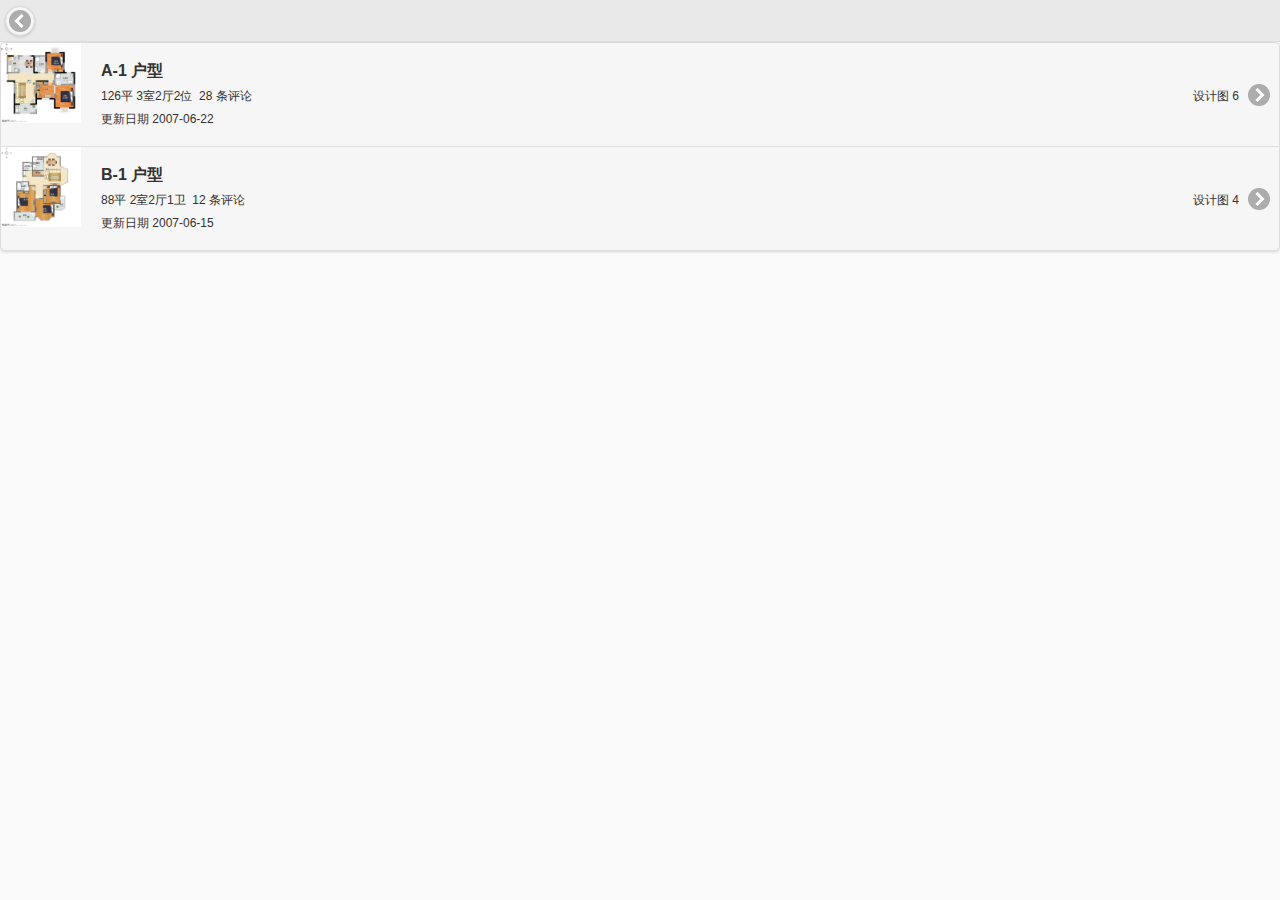
<file: src/main/assets/www/housetype_list/index.html>
<HTML>
<HEAD>
    <meta charset="utf-8">
    <meta name="viewport" content="width=device-width, initial-scale=1">
    <style>
        img{
            width:100px;
            height:100px;

        }

    </style>
    <link rel="stylesheet" href="../../jquery/jquery.mobile-1.4.5.min.css">
    <script src="../../jquery/jquery.min.js"></script>
    <script src="../../jquery/jquery.mobile-1.4.5.min.js"></script>


    <script>
          function goToPlanList(name){
            window.jsutil.toActivity("com.zfy.homevr.HouseTypePlanListActivity",window.webActivity.getParams()+" "+name);
          }

        $(function(){
            $("#title").html(window.webActivity.getParams());

        });
    </script>
</HEAD>
<BODY>

<div data-role="header" data-position="fixed">
    <h1 id="title"> </h1>
    <a href="#demo-intro" _data-rel="back" onclick="window.jsutil.toBack()" data-icon="carat-l" data-iconpos="notext">返回</a>
    <!--
    <a href="#" onclick="window.location.reload()" data-icon="refresh" data-iconpos="notext">Refresh</a>
    -->
</div><!-- /header -->
<ul data-role="listview" data-inset="true" >
    <li><a href="#" onclick="goToPlanList('A-1');"><img src="house_type2.jpg"/><h2>A-1 户型</h2><p>126平 3室2厅2位&nbsp;&nbsp;28 条评论 <span style="float:right;font-size:1em">设计图 6</span></p><p>更新日期 2007-06-22</p></a></li>
    <li><a href="#" onclick="goToPlanList('B-1');" ><img src="house_type1.jpg"/><h2>B-1 户型</h2><p>88平 2室2厅1卫&nbsp;&nbsp;12 条评论 <span style="float:right;font-size:1em">设计图 4</span></p><p>更新日期 2007-06-15</p></a></li>
</ul>
</BODY>

</HTML>
</file>
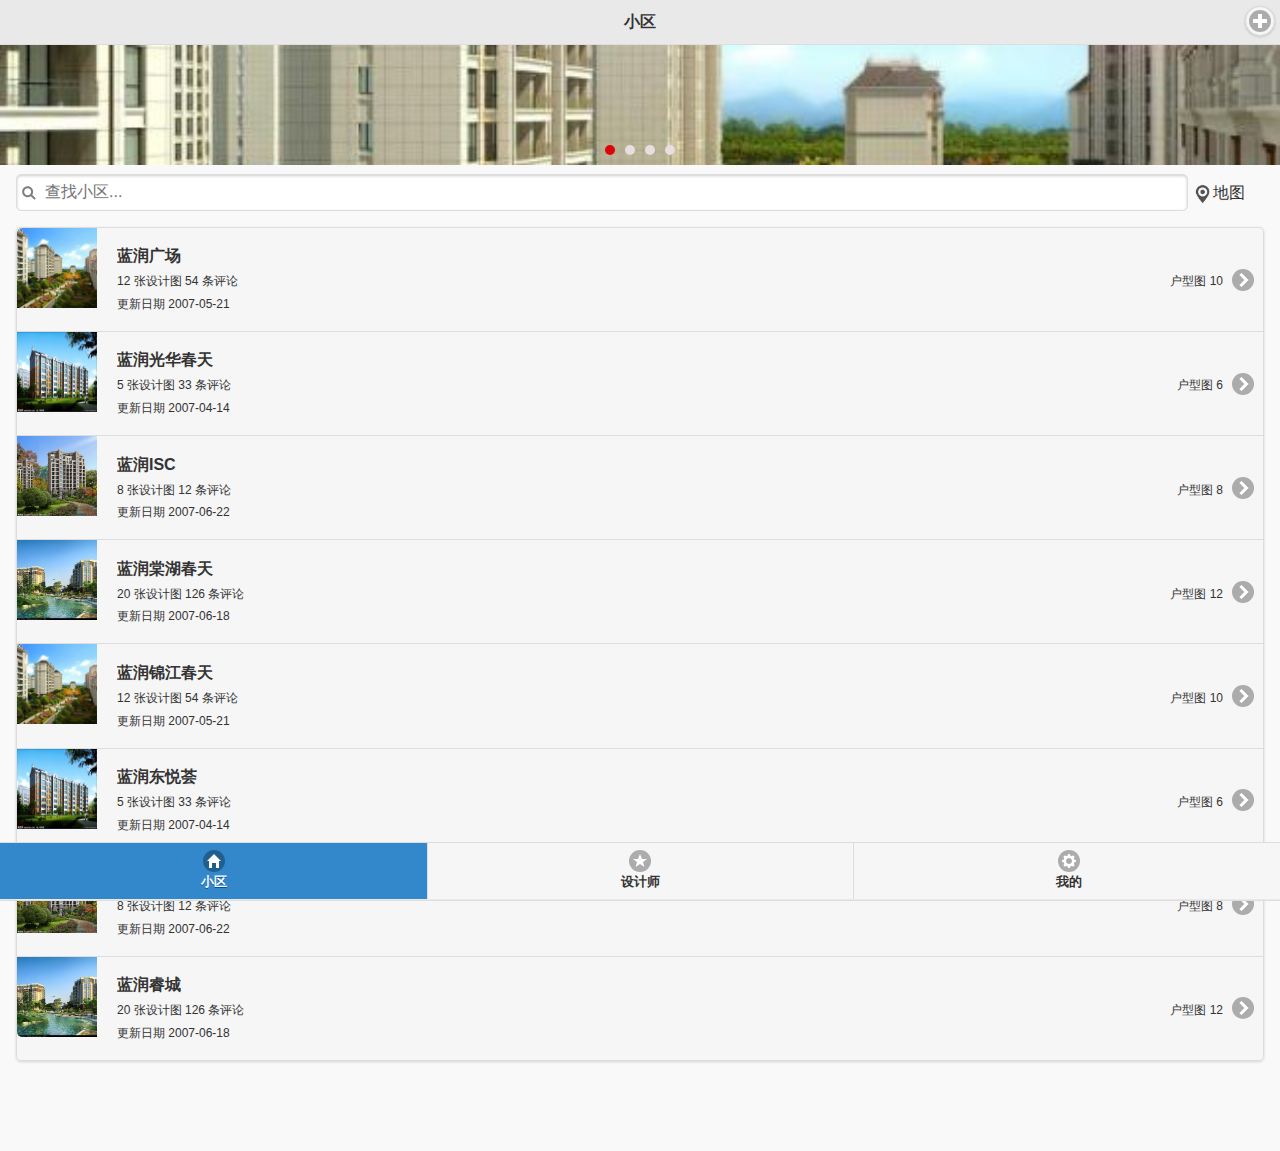
<file: src/main/assets/www/main/index.html>
<HTML>
<HEAD>
    <meta charset="utf-8">
    <meta name="viewport" content="width=device-width, initial-scale=1">
    <link rel="stylesheet" href="../../jquery/jquery.mobile-1.4.5.min.css">

    <script src="../../jquery/jquery.min.js"></script>
    <script src="../../jquery/jquery.mobile-1.4.5.min.js"></script>

    <link href="../../iSlider/iSlider.css" rel="stylesheet">
    <script type="text/javascript" src="../../iSlider/iSlider.js"></script>
    <script type="text/javascript" src="../../iSlider/iSlider.plugin.dot.js"></script>

    <style>
        img{
            width:100px;
            height:100px;
        }
        .islider-dot-wrap {
            position: relative;
            bottom: 25px;
            height:25px;
            width:100%;
            z-index:0;
        }
        .islider-dot{
            background: #e8dede;
            border:0px;
            width:10px;
            height:10px;
        }
        .islider-dot.active {
            background-color: #dc0606;
        }
    </style>

    <script>
        function goToHouseTypeList(name){
          window.jsutil.toActivity("com.zfy.homevr.HouseTypeListActivity",name);
        }
         function goToPlanList(name){
            window.jsutil.toActivity("com.zfy.homevr.PlanListActivity",name);
          }

         $(function(){
            //切换时页面不闪烁
            $("a[data-role=tab]").each(function () {
                var anchor = $(this);
                anchor.bind("click", function () {
                    $.mobile.changePage(anchor.attr("href"), {
                        transition: "none",
                        changeHash: false
                    });
                    return false;
                });
            });
            $("div[data-role=page]").bind("pagebeforeshow", function (e, data) {
                $.mobile.silentScroll(0);
                $.mobile.changePage.defaults.transition = 'slide';
            });

            var winHeight= $(window).height();
            $(window).resize(function(){
                    var thisHeight=$(this).height();
                    if(winHeight == thisHeight ){
                        $("#page1Filter").blur();
                        $("#page2Filter").blur();
                    }
                });
             var list = [
                {content: 'community1.jpg'},
                {content: 'community2.jpg'},
                {content: 'community3.jpg'},
                {content: 'community4.jpg'}
            ];

            var S = new iSlider({
                dom: document.getElementById('iSlider-wrapper'),
                data: list,
                isAutoplay: 1,
                isLooping: 1,
                isOverspread: 1,
                animateTime: 800, // ms
                plugins: ['dot']
            });
          });
     </script>
</HEAD>
<BODY>


<div data-role="page" id="page1">
    <div data-role="header" data-position="fixed" data-tap-toggle="false">
        <h1>小区</h1>
        <a style="display:none;"></a>

        <a  href="#page1PopupMenu"  data-rel="popup" data-icon="plus" data-iconpos="notext"></a>
        <div data-role="popup" id="page1PopupMenu" data-history="false" style="top:13px;min-width:130px;">
            <div style="display:flex;margin:15px;" onclick="window.jsutil.toActivity('com.zfy.homevr.MipcaActivityCapture',null);">
                <img src="scan.png" style="width:20px;height:20px;margin-right:15px;"><span>扫一扫</span>
            </div>
            <div style="display:flex;margin:15px;" onclick="window.jsutil.toActivity('com.zfy.homevr.ReleaseTaskActivity',null);">
                <img src="release.png" style="width:20px;height:20px;margin-right:15px;"><span>发布任务</span>
            </div>
        </div>
    </div>
    <div data-role="none" style="margin-bottom:-40px;">
        <div data-role="none" id="iSlider-wrapper" style="height:120px;"></div>
    </div>
    <div data-role="content" >
        <div style="display:flex;height:45px;">
            <div style="width:100%">
                <input id="page1Filter" data-type="search" placeholder="查找小区...">
            </div>
            <div onclick="jsutil.toActivity('com.zfy.homevr.MapActivity',null)" style="display:flex;align-items: center;width:70px;height:45px;margin:5px;" data-role="none">
                <img src="map.png" style="width:20px;height:20px;"><p>地图</p>
            </div>
        </div>
        <ul data-role="listview" data-inset="true" data-filter="true" data-input="#page1Filter" >
            <li><a href="#" onclick="goToHouseTypeList('蓝润广场');"><img src="community1.jpg"/><h2>蓝润广场</h2><p>12 张设计图 54 条评论 <span style="float:right;font-size:1em">户型图 10</span></p><p>更新日期 2007-05-21</p></a></li>
            <li><a href="#" onclick="goToHouseTypeList('蓝润光华春天');"><img src="community2.jpg"/><h2>蓝润光华春天</h2><p>5 张设计图 33 条评论 <span style="float:right;font-size:1em">户型图 6</span></p><p>更新日期 2007-04-14</p></a></li>
            <li><a href="#" onclick="goToHouseTypeList('蓝润ISC');"><img src="community3.jpg"/><h2>蓝润ISC</h2><p>8 张设计图 12 条评论 <span style="float:right;font-size:1em">户型图 8</span></p><p>更新日期 2007-06-22</p></a></li>
            <li><a href="#" onclick="goToHouseTypeList('蓝润棠湖春天');"><img src="community4.jpg"/><h2>蓝润棠湖春天</h2><p>20 张设计图 126 条评论 <span style="float:right;font-size:1em">户型图 12</span></p><p>更新日期 2007-06-18</p></a></li>

            <li><a href="#" onclick="goToHouseTypeList('蓝润锦江春天');"><img src="community1.jpg"/><h2>蓝润锦江春天</h2><p>12 张设计图 54 条评论 <span style="float:right;font-size:1em">户型图 10</span></p><p>更新日期 2007-05-21</p></a></li>
            <li><a href="#" onclick="goToHouseTypeList('蓝润东悦荟');"><img src="community2.jpg"/><h2>蓝润东悦荟</h2><p>5 张设计图 33 条评论 <span style="float:right;font-size:1em">户型图 6</span></p><p>更新日期 2007-04-14</p></a></li>
            <li><a href="#" onclick="goToHouseTypeList('蓝润蓝客城');"><img src="community3.jpg"/><h2>蓝润蓝客城</h2><p>8 张设计图 12 条评论 <span style="float:right;font-size:1em">户型图 8</span></p><p>更新日期 2007-06-22</p></a></li>
            <li><a href="#" onclick="goToHouseTypeList('蓝润睿城');"><img src="community4.jpg"/><h2>蓝润睿城</h2><p>20 张设计图 126 条评论 <span style="float:right;font-size:1em">户型图 12</span></p><p>更新日期 2007-06-18</p></a></li>

        </ul>
    </div>
    <div data-role="footer" data-position="fixed"  data-tap-toggle="false">
        <div data-role="navbar">
            <ul>
                <li><a href="#page1" data-icon="home" data-role="tab" class="ui-btn-active ui-state-persist">小区</a></li>
                <li><a href="#page2" data-icon="star" data-role="tab" >设计师</a></li>
                <li><a href="#page3" data-icon="gear" data-role="tab" >我的</a></li>
            </ul>
        </div>
    </div>
</div>


<div data-role="page" id="page2">
    <div data-role="header" data-position="fixed" data-tap-toggle="false">
        <h1>设计师</h1>
        <a style="display:none;"></a>

        <a  href="#page2PopupMenu"  data-rel="popup" data-icon="plus" data-iconpos="notext" class="a1"></a>
        <div data-role="popup" id="page2PopupMenu" data-history="false" style="top:13px;min-width:130px;">
            <div style="display:flex;margin:15px;" onclick="window.jsutil.toActivity('com.zfy.homevr.MipcaActivityCapture',null);">
                <img src="scan.png" style="width:20px;height:20px;margin-right:15px;"><span>扫一扫</span>
            </div>
            <div style="display:flex;margin:15px;" onclick="window.jsutil.toActivity('com.zfy.homevr.ReleaseTaskActivity',null);">
                <img src="release.png" style="width:20px;height:20px;margin-right:15px;"><span>发布任务</span>
            </div>
        </div>
    </div>
    <div data-role="content">
        <input id="page2Filter" data-type="search" placeholder="查找设计师...">
        <ul data-role="listview" data-inset="true" data-filter="true" data-input="#page2Filter" data-filter-placeholder="查找设计师...">
            <li><a href="#" onclick="goToPlanList('张三');"><img src="designer1.jpg"/><h2>张三</h2><p>★★★☆☆ 54 条评论 <span style="float:right;font-size:1em">设计图 10</span></p><p>更新日期 2007-05-21</p></a></li>
            <li><a href="#" onclick="goToPlanList('李四');"><img src="designer2.jpg"/><h2>李四</h2><p>★★☆☆☆ 33 条评论 <span style="float:right;font-size:1em">设计图 6</span></p><p>更新日期 2007-04-14</p></a></li>
            <li><a href="#" onclick="goToPlanList('王五');"><img src="designer3.jpg"/><h2>王五</h2><p>★★★★★ 12 条评论 <span style="float:right;font-size:1em">设计图 8</span></p><p>更新日期 2007-06-22</p></a></li>
            <li><a href="#" onclick="goToPlanList('赵六');"><img src="designer1.jpg"/><h2>赵六</h2><p>★★★☆☆ 126 条评论 <span style="float:right;font-size:1em">设计图 12</span></p><p>更新日期 2007-06-18</p></a></li>
        </ul>
    </div>
    <div data-role="footer" data-position="fixed" data-tap-toggle="false">
        <div data-role="navbar">
            <ul>
                <li><a href="#page1"  data-role="tab" data-icon="home">小区</a></li>
                <li><a href="#page2"  data-role="tab" data-icon="star"  class="ui-btn-active ui-state-persist">设计师</a></li>
                <li><a href="#page3"  data-role="tab" data-icon="gear">我的</a></li>
            </ul>
        </div>
    </div>
</div>

<div data-role="page" id="page3">
    <div data-role="header" data-position="fixed" data-tap-toggle="false">
        <h1>我的</h1>
        <a style="display:none;"></a>
        <a  href="#page3PopupMenu" data-rel="popup"   data-icon="plus" data-iconpos="notext"></a>
        <div data-role="popup" id="page3PopupMenu" data-history="false" style="top:13px;min-width:130px;">
            <div style="display:flex;margin:15px;" onclick="window.jsutil.toActivity('com.zfy.homevr.MipcaActivityCapture',null);">
                <img src="scan.png" style="width:20px;height:20px;margin-right:15px;"><span>扫一扫</span>
            </div>
            <div style="display:flex;margin:15px;" onclick="window.jsutil.toActivity('com.zfy.homevr.ReleaseTaskActivity',null);">
                <img src="release.png" style="width:20px;height:20px;margin-right:15px;"><span>发布任务</span>
            </div>
        </div>
    </div>
    <div>
        <div style="background:rgb(233,233,233);margin-top:10px;padding:10px;display:flex;">
            <img src="designer3.jpg" style="width:70px;height:70px;"/>
            <div style="padding:10px;">
                <p style="margin-bottom:4px;margin-top:0px;font-size:20px;">蒙娜丽莎</p>
                <span >15182000797</span>
            </div>
            <div style="width:100%;height:70px;">
                <img src="right.png" style="width:25px;height:25px;float:right;margin-top:22.5px;"/>
            </div>
        </div>

        <div style="background:rgb(233,233,233);margin-top:10px;padding-left:10px;">
            <div style="display:flex;height:40px;align-items:center;border-bottom:1px solid #fff;">
                <img src="my_money.png" style="width:20px;height:20px;" >
                <p style="margin:5px;margin-left:10px;">钱包</p>
            </div>
            <div style="display:flex;height:40px;align-items:center;border-bottom:1px solid #fff;">
                <img src="../plan/collect.png" style="width:20px;height:20px;" >
                <p style="margin:5px;margin-left:10px;">收藏</p>
            </div>
            <div style="display:flex;height:40px;align-items:center;border-bottom:1px solid #fff;">
                <img src="my_sign.png" style="width:20px;height:20px;" >
                <p style="margin:5px;margin-left:10px;">签到</p>
            </div>
            <div style="display:flex;height:40px;align-items:center;border-bottom:1px solid #fff;">
                <img src="my_share.png" style="width:20px;height:20px;" >
                <p style="margin:5px;margin-left:10px;">分享</p>
            </div>
            <div style="display:flex;height:40px;align-items:center;">
                <img src="my_see.png" style="width:20px;height:20px;" >
                <p style="margin:5px;margin-left:10px;">查看任务</p>
            </div>
        </div>

        <div style="background:rgb(233,233,233);margin-top:10px;padding-left:10px;">
            <div style="display:flex;height:40px;align-items:center;border-bottom:1px solid #fff;">
                <img src="my_set.png" style="width:20px;height:20px;" >
                <p style="margin:5px;margin-left:10px;">设置</p>
            </div>
            <div style="display:flex;height:40px;align-items:center;">
                <img src="my_switch.png" style="width:20px;height:20px;" >
                <p style="margin:5px;margin-left:10px;">切换身份</p>
            </div>
        </div>
    </div>
    <div data-role="footer" data-position="fixed" data-tap-toggle="false">
        <div data-role="navbar">
            <ul>
                <li><a href="#page1" data-role="tab" data-icon="home">小区</a></li>
                <li><a href="#page2" data-role="tab" data-icon="star" >设计师</a></li>
                <li><a href="#page3" data-role="tab" data-icon="gear"  class="ui-btn-active ui-state-persist">我的</a></li>
            </ul>
        </div>
    </div>
</div>



</BODY>

</HTML>
</file>
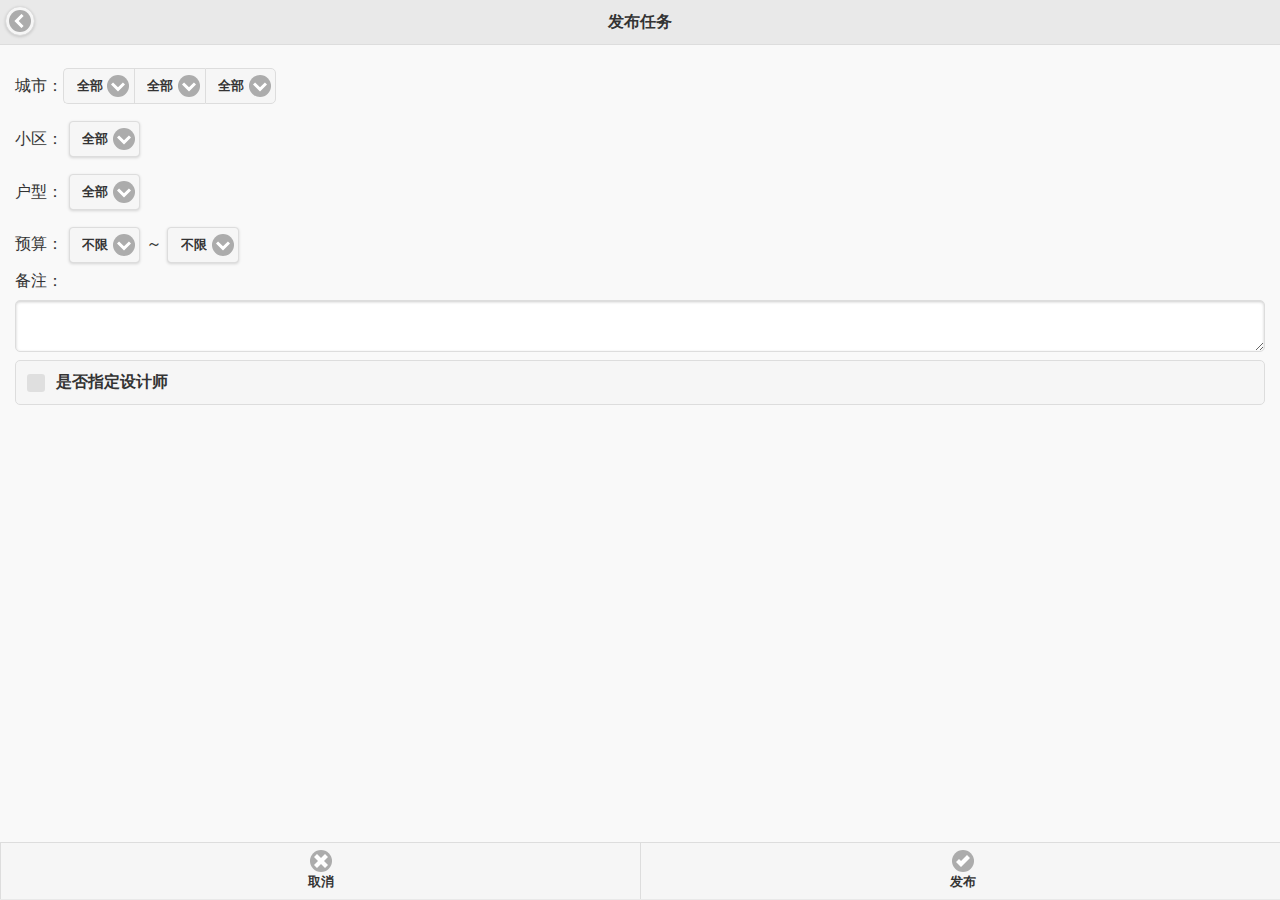
<file: src/main/assets/www/task/index.html>
<HTML>
<HEAD>
    <meta charset="utf-8">
    <meta name="viewport" content="width=device-width, initial-scale=1">

    <link rel="stylesheet" href="../../jquery/jquery.mobile-1.4.5.min.css">
    <script src="../../jquery/jquery.min.js"></script>
    <script src="../../jquery/jquery.mobile-1.4.5.min.js"></script>

    <script>
        $(function(){
            $("#sjs").change(function(){
                if($("#sjs").prop('checked')){
                    $("#designer").show();
                }else{
                    $("#designer").hide();
                }
            });

        });
        function releaseTask(){
            var city1 = $("#city1").val();
            var city2 = $("#city2").val();
            var community = $("#community").val();
            var house = $("#house").val();
            var all="all";
            if(city1==all || city2==all || community==all || house==all){
                window.jsutil.showToast("请填写完信息");
            }else{
                window.jsutil.showToast("发布成功");
                window.jsutil.toBack();
            }
        }
    </script>
</HEAD>
<BODY>
    <div>
        <div data-role="header" data-position="fixed">
            <h1>发布任务</h1>
            <a  data-rel="back" onclick="window.jsutil.toBack()" data-icon="carat-l" data-iconpos="notext"></a>
        </div>

        <div style="padding:15px;">
            <div style="display:flex;" >
            <p >城市：</p>
            <fieldset data-role="controlgroup" data-type="horizontal">
                <select id="city1" data-mini="true">
                    <option value="all">全部</option>
                    <option value="sc">四川省</option>
                    <option value="gd">广东省</option>
                    <option value="zx">直辖市</option>
                </select>
                <select id="city2" data-mini="true">
                    <option value="all">全部</option>
                    <option value="cd">成都</option>
                    <option value="bj">北京</option>
                    <option value="gd">广东</option>
                </select>
                <select id="city3" data-mini="true">
                    <option>全部</option>
                    <option>大邑县</option>
                    <option>岳池县</option>
                    <option>双流县</option>
                </select>
            </fieldset>
        </div>
            <div style="display:flex;align-items:center;" >
                <p >小区：</p>
                <select id="community" data-mini="true">
                    <option value="all">全部</option>
                    <option>蓝润锦城</option>
                    <option>蓝润ISC</option>
                    <option>祥城家园</option>
                </select>
            </div>
            <div style="display:flex;align-items:center;" >
                <p>户型：</p>
                <select  id="house" data-mini="true">
                    <option value="all">全部</option>
                    <option>A1楼中楼</option>
                    <option>A2差层</option>
                    <option>B1大平方</option>
                    <option>B1小平方</option>
                </select>
            </div>
            <div style="display:flex;align-items:center;" >
                <p >预算：</p>
                <select  data-mini="true">
                        <option>不限</option>
                        <option>3万</option>
                        <option>5万</option>
                        <option>10万</option>
                        <option>20万</option>
                    </select>
                    <p>～</p>
                    <select  data-mini="true">
                        <option>不限</option>
                        <option>8万</option>
                        <option>20万</option>
                        <option>30万</option>
                        <option>50万</option>
                    </select>
            </div>
            <div>
                <span>备注：</span>
                <textarea></textarea>
            </div>

            <div>
                <label for="sjs">是否指定设计师</label>
                <input type="checkbox" name="favcolor" id="sjs" value="red">
            </div>


            <div data-role="fieldcontain" style="display:none;" id="designer">
                <label for="select-choice-1" class="select">设计师:</label>
                <select name="select-choice-1" id="select-choice-1">
                    <option value="standard">张三</option>
                    <option value="rush">李四</option>
                    <option value="express">王五</option>
                    <option value="overnight">赵六</option>
                </select>
            </div>
        </div>
    </div>
    <div data-role="footer" data-position="fixed" data-tap-toggle="false">
        <div data-role="navbar">
            <ul>
                <li><a onclick="window.jsutil.toBack();" data-role="tab" data-icon="delete" >取消</a></li>
                <li><a onclick="releaseTask();" data-role="tab" data-icon="check"  >发布</a></li>
            </ul>
        </div>
    </div>
</BODY>
</HTML>
</file>
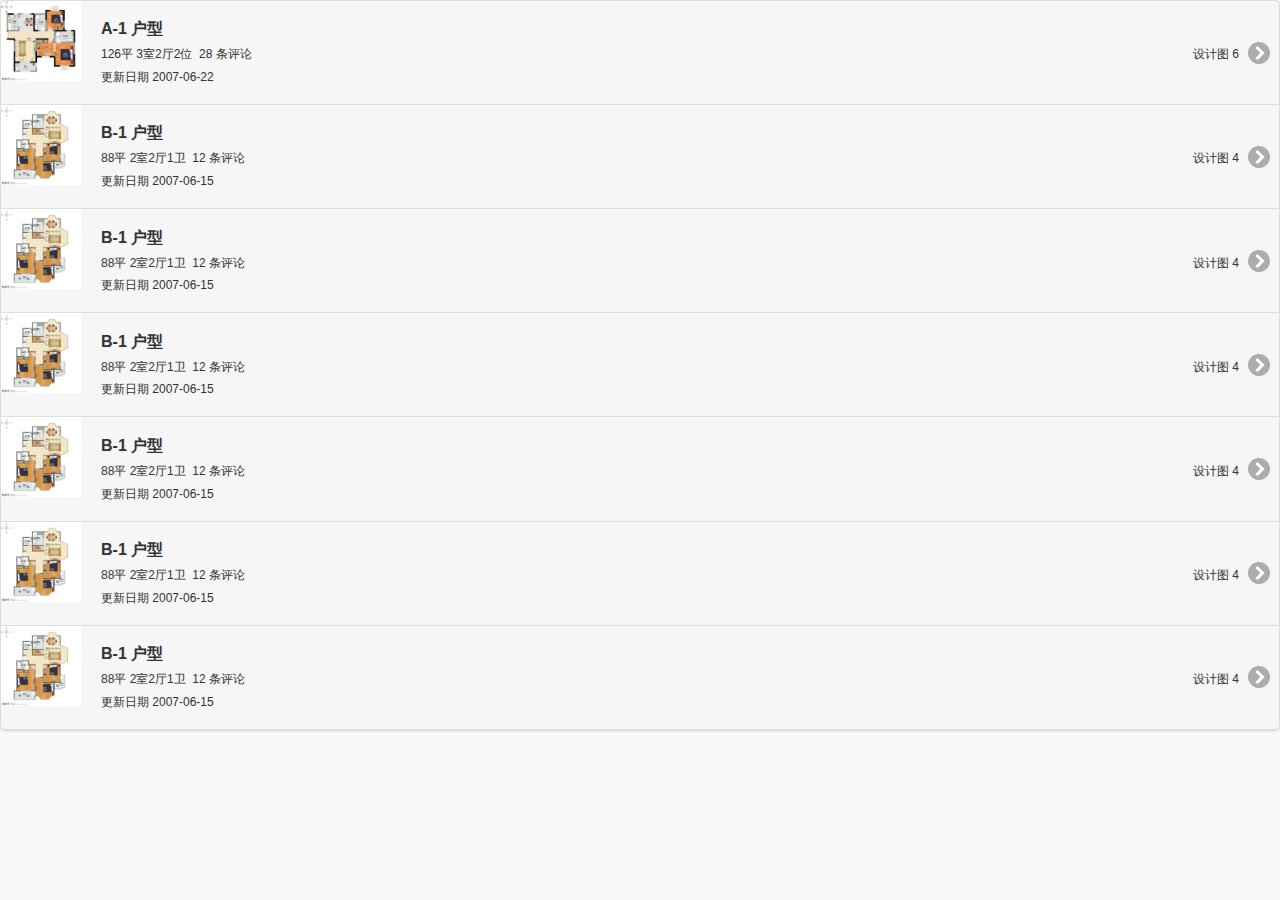
<file: src/main/assets/www/housetype_list/housetype_map.html>
<HTML>
<HEAD>
    <meta charset="utf-8">
    <meta name="viewport" content="width=device-width, initial-scale=1">
    <style>
        img{
            width:100px;
            height:100px;

        }

    </style>
    <link rel="stylesheet" href="../../jquery/jquery.mobile-1.4.5.min.css">
    <script src="../../jquery/jquery.min.js"></script>
    <script src="../../jquery/jquery.mobile-1.4.5.min.js"></script>


    <script>
          function goToPlanList(name){
            window.jsutil.toActivity("com.zfy.homevr.HouseTypePlanListActivity",window.mapActivity.getMarkerTitle()+name);
          }
    </script>
</HEAD>
<BODY>
<ul data-role="listview" data-inset="true" >
    <li><a href="#" onclick="goToPlanList('A-1');"><img src="house_type2.jpg"/><h2>A-1 户型</h2><p>126平 3室2厅2位&nbsp;&nbsp;28 条评论 <span style="float:right;font-size:1em">设计图 6</span></p><p>更新日期 2007-06-22</p></a></li>
    <li><a href="#" onclick="goToPlanList('B-1');" ><img src="house_type1.jpg"/><h2>B-1 户型</h2><p>88平 2室2厅1卫&nbsp;&nbsp;12 条评论 <span style="float:right;font-size:1em">设计图 4</span></p><p>更新日期 2007-06-15</p></a></li>
    <li><a href="#" onclick="goToPlanList('B-1');" ><img src="house_type1.jpg"/><h2>B-1 户型</h2><p>88平 2室2厅1卫&nbsp;&nbsp;12 条评论 <span style="float:right;font-size:1em">设计图 4</span></p><p>更新日期 2007-06-15</p></a></li>
    <li><a href="#" onclick="goToPlanList('B-1');" ><img src="house_type1.jpg"/><h2>B-1 户型</h2><p>88平 2室2厅1卫&nbsp;&nbsp;12 条评论 <span style="float:right;font-size:1em">设计图 4</span></p><p>更新日期 2007-06-15</p></a></li>
    <li><a href="#" onclick="goToPlanList('B-1');" ><img src="house_type1.jpg"/><h2>B-1 户型</h2><p>88平 2室2厅1卫&nbsp;&nbsp;12 条评论 <span style="float:right;font-size:1em">设计图 4</span></p><p>更新日期 2007-06-15</p></a></li>
    <li><a href="#" onclick="goToPlanList('B-1');" ><img src="house_type1.jpg"/><h2>B-1 户型</h2><p>88平 2室2厅1卫&nbsp;&nbsp;12 条评论 <span style="float:right;font-size:1em">设计图 4</span></p><p>更新日期 2007-06-15</p></a></li>
    <li><a href="#" onclick="goToPlanList('B-1');" ><img src="house_type1.jpg"/><h2>B-1 户型</h2><p>88平 2室2厅1卫&nbsp;&nbsp;12 条评论 <span style="float:right;font-size:1em">设计图 4</span></p><p>更新日期 2007-06-15</p></a></li>
</ul>
</BODY>

</HTML>
</file>
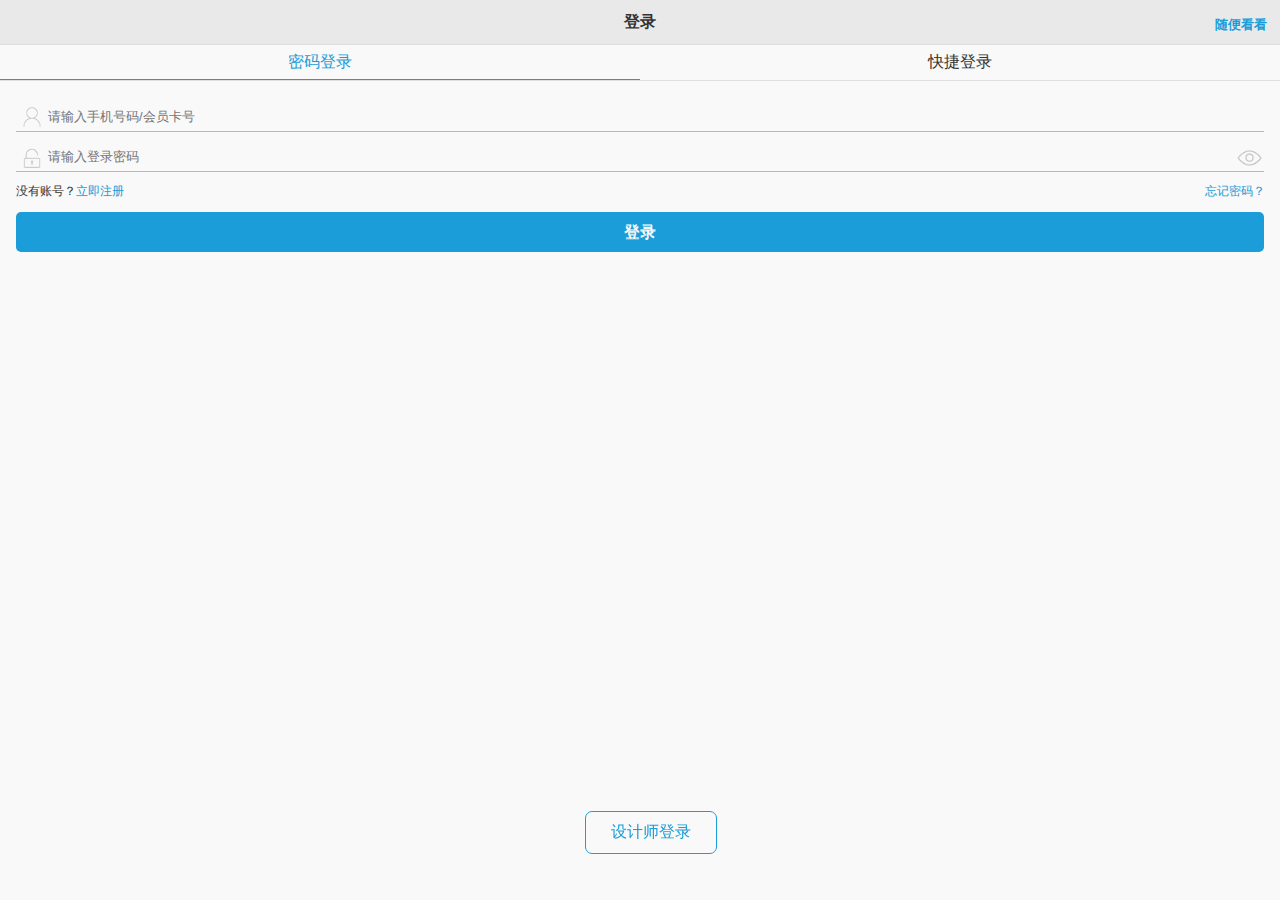
<file: src/main/assets/www/login/login.html>
<HTML>
<HEAD>
    <meta charset="utf-8">
    <meta name="viewport" content="width=device-width, initial-scale=1">

    <link rel="stylesheet" href="../../jquery/jquery.mobile-1.4.5.min.css">
    <script src="../../jquery/jquery.min.js"></script>
    <script src="../../jquery/jquery.mobile-1.4.5.min.js"></script>

    <link rel="stylesheet" href="../../css/login_register.css">
    <script>
        function passwordLogin(){
            $("#passwordLoginP").addClass("login_style");
            $("#fastLoginP").removeClass("login_style");
            $("#fastLoginDiv").hide();
            $("#passwordLoginDiv").show();
        }
        function fastLogin(){
            $("#fastLoginP").addClass("login_style");
            $("#passwordLoginP").removeClass("login_style");
            $("#fastLoginDiv").show();
            $("#passwordLoginDiv").hide();
        }
        function eye(){
            if($("#password_input").attr("type")=="password"){
                $("#password_input").attr("type","text");
                $("#eye_img").attr("src","eye_on.png");
            }else{
                $("#password_input").attr("type","password");
                $("#eye_img").attr("src","eye_off.png");
            }
        }
        function login(){
            var user = $("#user_input").val();
            var password =$("#password_input").val();
            if(user=="" || password ==""){
                window.jsutil.showToast("账号和密码不能为空");
            }else{
                window.jsutil.toActivityAndFinish("com.zfy.homevr.MainActivity",null);
            }
        }
        $(function(){
            var winHeight= $(window).height();
            $(window).resize(function(){
                    var thisHeight=$(this).height();
                    if(winHeight == thisHeight ){
                        $("#footer").show();
                    }else{
                        $("#footer").hide();
                    }
             });
        });
        function register(){
            window.jsutil.toActivity('com.zfy.homevr.RegisterActivity',null);
        }
    </script>
<BODY>
    <div data-role="header" data-position="fixed">
        <h1>登录</h1>
        <a  data-role="none"></a>
        <a data-role="none" class="top_right_color" style="margin:8px;margin-top:14px;" onclick="window.jsutil.toActivityAndFinish('com.zfy.homevr.MainActivity',null);">随便看看</a>
    </div>
    <div style="display:flex;border-bottom:1px solid #dfdfdf;height:35px;">
        <p id="passwordLoginP" class="login_type login_style" onclick="passwordLogin();">密码登录</p>
        <p id="fastLoginP" class="login_type" onclick="fastLogin();">快捷登录</p>
    </div>

    <div data-role="content" id="passwordLoginDiv">
        <input type="text" id="user_input" class="user_background" data-role="none" placeholder="请输入手机号码/会员卡号" />
        <div style="display:flex;">
            <input id="password_input" type="password" class="password_background" data-role="none" placeholder="请输入登录密码"/>
            <Img id="eye_img" src="eye_off.png" class="img_eye"  onclick="eye();">
        </div>
        <div style="display:flex;">
            <p class="min_span">没有账号？</p>
            <p class="min_span blue_color"  onclick="register();">立即注册</p>
            <p class="min_span blue_color" style="position:absolute;right:15px;" onclick="window.jsutil.showToast('功能待开发。。。');">忘记密码？</p>
        </div>
        <!--<button style="margin:0px;background:#7ad99d;color:#ffffff" onclick="login();">登录</button>-->
        <p onclick="login();" class="p_button blue_background">登录</p>
    </div>

    <div data-role="content" style="display:none;" id="fastLoginDiv">
        <div style="display:flex;">
            <input type="text" data-role="none" placeholder="请输入手机号码" class="user_background"/>
            <p  class="p_verifyCode blue_background">获取验证码</p>
        </div>
        <input type="text" data-role="none" placeholder="请输入验证码" class="safety_background"/>
        <div style="display:flex;">
            <p class="min_span">没有账号？</p>
            <p class="min_span blue_color" >立即注册</p>
            <p class="min_span blue_color" style="position:absolute;right:15px;">忘记密码？</p>
        </div>
        <!--<button style="margin:0px;background:#7ad99d;color:#ffffff" onclick="window.jsutil.toActivityAndFinish('com.zfy.homevr.MainActivity',null);">登录</button>-->
        <p onclick="window.jsutil.toActivityAndFinish('com.zfy.homevr.MainActivity',null);" class="p_button blue_background">登录</p>
    </div>

    <div style="position:fixed;bottom:30px;left:50%;margin-left:-55px;" id="footer">
        <p class="p_user blue_color">设计师登录</p>
    </div>
</BODY>
</HEAD>
</HTML>
</file>
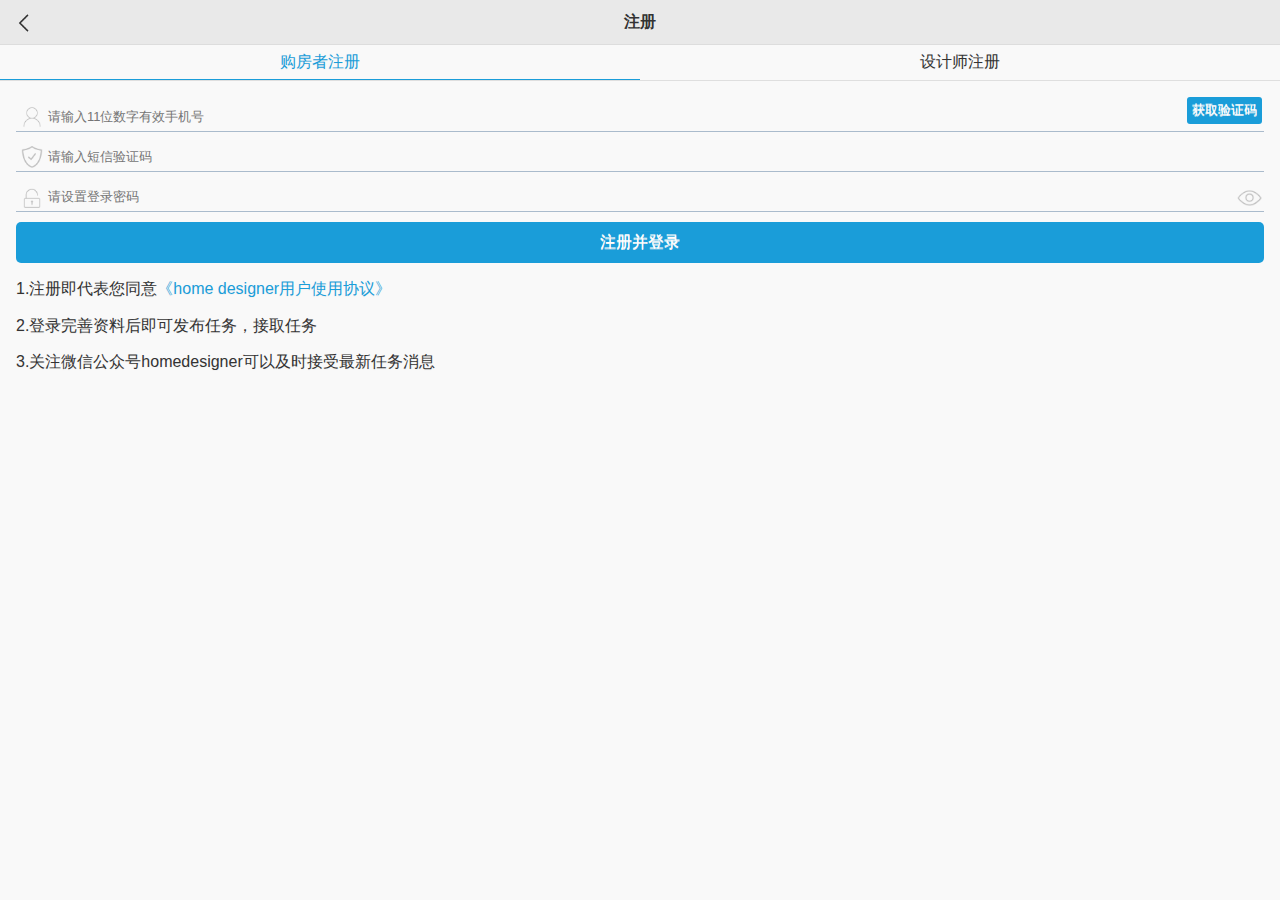
<file: src/main/assets/www/login/register.html>
<HTML>
<HEAD>
    <meta charset="utf-8">
    <meta name="viewport" content="width=device-width, initial-scale=1">

    <link rel="stylesheet" href="../../jquery/jquery.mobile-1.4.5.min.css">
    <script src="../../jquery/jquery.min.js"></script>
    <script src="../../jquery/jquery.mobile-1.4.5.min.js"></script>

    <link rel="stylesheet" href="../../css/login_register.css">
    <script>
        function buyHouse(){
            $("#buy_house").addClass("login_style");
            $("#designer").removeClass("login_style");
        }
        function designer(){
            $("#designer").addClass("login_style");
            $("#buy_house").removeClass("login_style");
        }
        function eye(){
            if($("#password_input").attr("type")=="password"){
                $("#password_input").attr("type","text");
                $("#eye_img").attr("src","eye_on.png");
            }else{
                $("#password_input").attr("type","password");
                $("#eye_img").attr("src","eye_off.png");
            }
        }
    </script>
</HEAD>
<BODY>
    <div data-role="header" data-position="fixed">
        <h1>注册</h1>
        <a   onclick="window.jsutil.toBack()" data-role="none" style="background:url('return.png') no-repeat 0px center / 20px 20px;width:20px;height:20px;margin:10px;"></a>
    </div>
    <div style="display:flex;border-bottom:1px solid #dfdfdf;height:35px;">
        <p id="buy_house" class="login_type login_style" onclick="buyHouse();">购房者注册</p>
        <p id="designer" class="login_type" onclick="designer();">设计师注册</p>
    </div>


    <div data-role="content"  id="fastLoginDiv">
        <div style="display:flex;">
            <input type="text" data-role="none" placeholder="请输入11位数字有效手机号" class="user_background"/>
            <p  class="p_verifyCode blue_background">获取验证码</p>
        </div>
        <input type="text" data-role="none" placeholder="请输入短信验证码" class="safety_background"/>
        <div style="display:flex;">
            <input id="password_input" type="password" data-role="none" placeholder="请设置登录密码" class="password_background"/>
            <Img id="eye_img" src="eye_off.png" class="img_eye" onclick="eye();">
        </div>

        <p onclick="window.jsutil.toActivityAndFinish('com.zfy.homevr.MainActivity',null);" style="margin-top:10px;" class="p_button blue_background">注册并登录</p>

        <p>1.注册即代表您同意<span class="blue_color">《home designer用户使用协议》</span></p>
        <p>2.登录完善资料后即可发布任务，接取任务</p>
        <p>3.关注微信公众号homedesigner可以及时接受最新任务消息</p>
    </div>


</BODY>
</HTML>
</file>
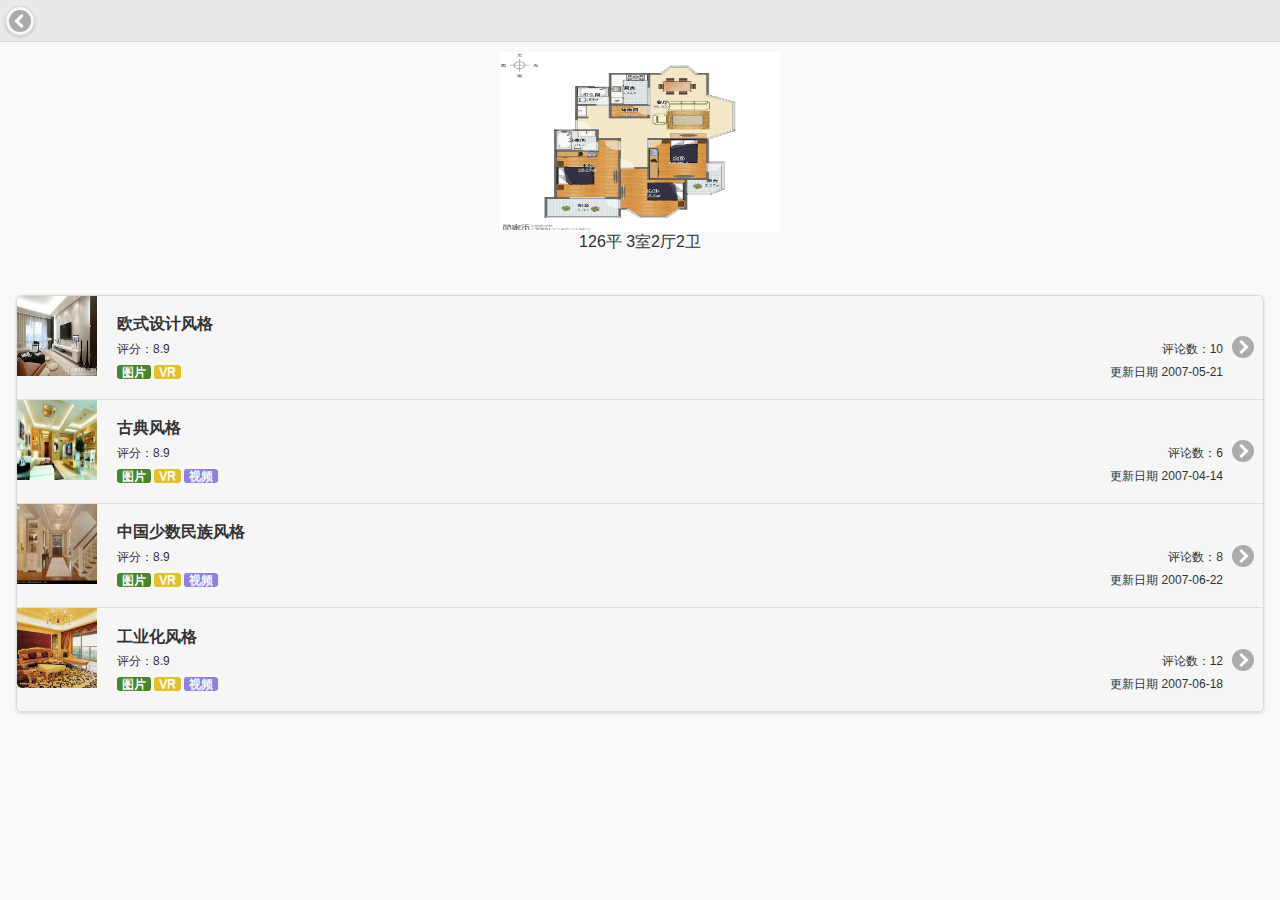
<file: src/main/assets/www/plan/housetype_plan_list.html>
<HTML>
<meta charset="utf-8">
<meta name="viewport" content="width=device-width, initial-scale=1">
<HEAD>
    <link rel="stylesheet" href="../../jquery/jquery.mobile-1.4.5.min.css">
	<script src="../../jquery/jquery.min.js"></script>
    <script src="../../jquery/jquery.mobile-1.4.5.min.js"></script>
    <style>
        img{
            width:200px;
            height:200px;
        }
        .tag{
            padding-left:5px;
            padding-right:5px;
            border-radius:3px;
            color:#fff;
        }
    </style>

    <script>
        $(function(){
            $("#title").html(window.webActivity.getParams());

        });
        function planData(name){
            window.jsutil.toActivity("com.zfy.homevr.PlanActivity",name);
        }
    </script>
</HEAD>
<BODY>


<div data-role="page" id="pageone">

    <div data-role="header" data-position="fixed">
        <h1 id="title"></h1>
        <a href="#demo-intro" data-rel="back" onclick="window.jsutil.toBack()" data-icon="carat-l" data-iconpos="notext">返回</a>
        <!--
        <a href="#" onclick="window.location.reload()" data-icon="refresh" data-iconpos="notext">Refresh</a>
        -->
    </div>
    <div style="text-align:center;padding:10px">
        <img src="../housetype_list/house_type1.jpg" style="width:280px;height:180px;"/><br/>
        <span>126平 3室2厅2卫</span><br/>

    </div>
    <div data-role="content">
        <ul data-role="listview" data-inset="true" data-filter="false" data-filter-placeholder="设计图名字...">

            <li><a href="#" onclick="planData('欧式设计风格')"><img src="1.jpg"/><h2>欧式设计风格</h2><p>评分：8.9　　<span style="float:right;font-size:1em">评论数：10</span></p>
                    <p>
                        <span class="tag" style="background:rgb(72,134,43)">图片</span>
                        <span class="tag" style="background:rgb(225,193,40)">VR</span>
                        <span style="float:right;font-size:1em">更新日期 2007-05-21</span>
                    </p>
                 </a>
            </li>
            <li><a href="#" onclick="planData('古典风格')"><img src="2.jpg"/><h2>古典风格</h2><p>评分：8.9　　<span style="float:right;font-size:1em">评论数：6</span></p>
                    <p>
                        <span class="tag" style="background:rgb(72,134,43)">图片</span>
                        <span class="tag" style="background:rgb(225,193,40)">VR</span>
                        <span class="tag" style="background:rgb(143,129,228)">视频</span>
                        <span style="float:right;font-size:1em">更新日期 2007-04-14</span>
                    </p>
                </a>
            </li>

            <li><a href="#" onclick="planData('中国少数民族风格')"><img src="3.jpg"/><h2>中国少数民族风格</h2><p>评分：8.9　　<span style="float:right;font-size:1em">评论数：8</span></p>
                    <p>
                        <span class="tag" style="background:rgb(72,134,43)">图片</span>
                        <span class="tag" style="background:rgb(225,193,40)">VR</span>
                        <span class="tag" style="background:rgb(143,129,228)">视频</span>
                        <span style="float:right;font-size:1em">更新日期 2007-06-22</span>
                    </p>
                </a>
            </li>
            <li><a href="#" onclick="planData('工业化风格')"><img src="4.jpg"/><h2>工业化风格</h2><p>评分：8.9　　<span style="float:right;font-size:1em">评论数：12</span></p>
                    <p>
                        <span class="tag" style="background:rgb(72,134,43)">图片</span>
                        <span class="tag" style="background:rgb(225,193,40)">VR</span>
                        <span class="tag" style="background:rgb(143,129,228)">视频</span>
                        <span style="float:right;font-size:1em">更新日期 2007-06-18</span>
                    </p>
                </a>
            </li>
        </ul>
    </div>

</div>
</BODY>

</HTML>
</file>
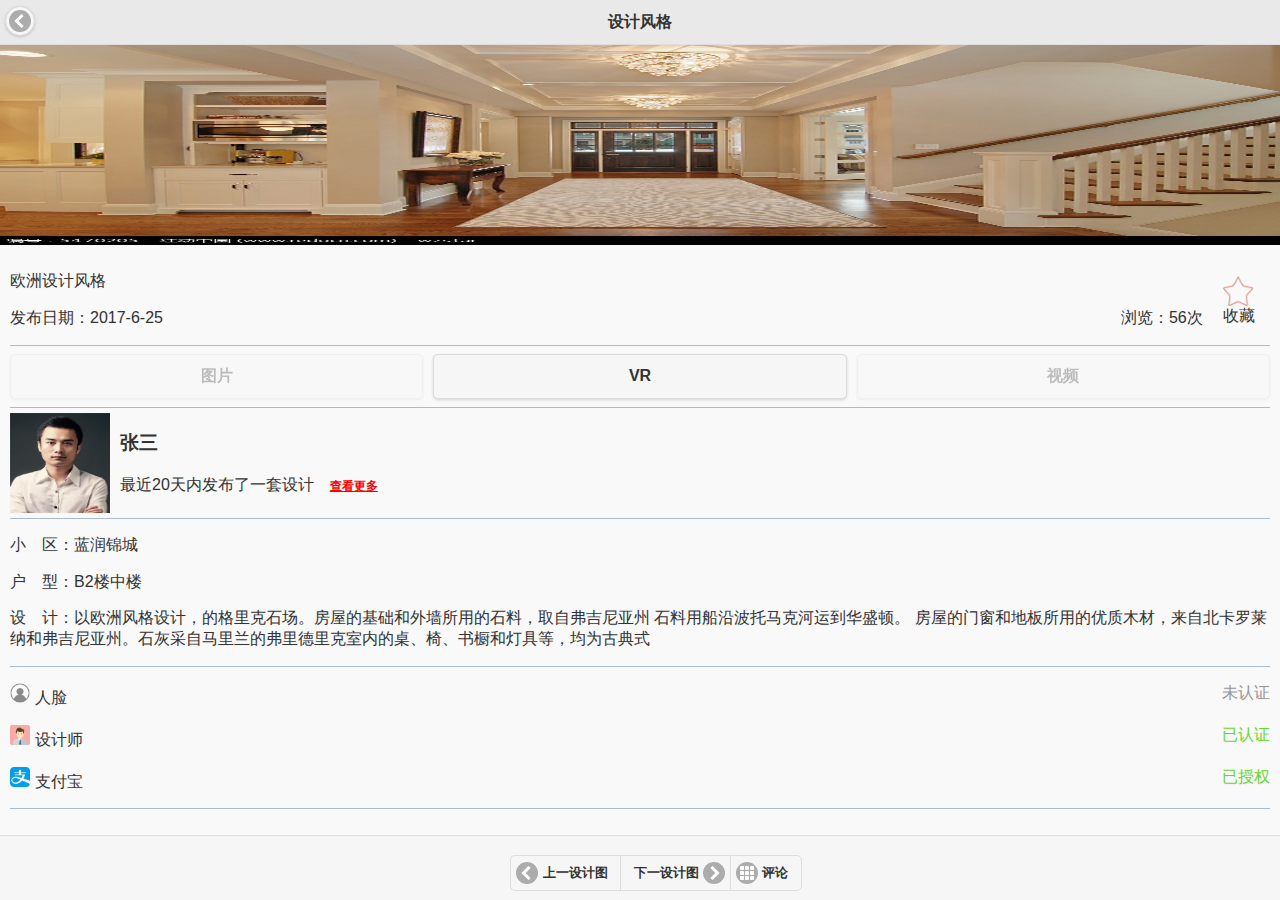
<file: src/main/assets/www/plan/plan.html>
<HTML>
<HEAD>
    <meta charset="utf-8">
    <meta name="viewport" content="width=device-width, initial-scale=1">
    <link rel="stylesheet" href="../../jquery/jquery.mobile-1.4.5.min.css">
    <script src="../../jquery/jquery.min.js"></script>
    <script src="../../jquery/jquery.mobile-1.4.5.min.js"></script>
    <style>
        .tag{
            padding-left:5px;
            padding-right:5px;
            padding-top;2px;
            padding-bottom:2px;
            border-radius:3px;
            color:#fff;
        }
    </style>
    <script>
        $(function(){
            $("#title").html(window.webActivity.getParams());
        });

        function seeImg(){
            window.jsutil.showToast("待开发。。。");
        }
        function seeVR(){
            window.jsutil.toActivity("com.zfy.homevr.UnityPlayerActivity",null);
        }
        function seeVideo(){
            window.jsutil.showToast("待开发。。。");
        }
    </script>
</HEAD>
<BODY>
    <div data-role="header" data-position="fixed">
        <h1 id="title1">设计风格</h1>
        <a href="#demo-intro" data-rel="back" onclick="window.jsutil.toBack()" data-icon="carat-l" data-iconpos="notext">返回</a>
    </div>
    <img src="3.jpg" style="width:100%;height:200px;">

    <div style="padding:10px;">
        <div style="border-bottom:1px solid #abc;display:flex;width:100% ">
            <div style="width:100%;padding-right:20px;">
                <p>欧洲设计风格</p>
                <p><span>发布日期：2017-6-25</span><span style="float:right;">浏览：56次</span></p>
            </div>
            <div style="width:50px;margin-top:21px;">
                <img src="collect.png" style="width:30px;height:30px;display:block;"/>
                <span>收藏</span>
            </div>
        </div>

        <div style="display:flex;">
            <button onclick="seeImg()" disabled="true">图片</button>
            <button onclick="seeVR()" style="margin-left:10px;margin-right:10px;">VR</button>
            <button disabled="true" >视频</button>
        </div>

        <div style="border-top:1px solid #abc;border-bottom:1px solid #abc;padding-top:5px;padding-bottom:5px;display:flex;">
            <img src="../main/designer1.jpg" style="width:100px;height:100px;"/>
            <div style="margin-left:10px;">
                <h3>张三</h3>
                <p>最近20天内发布了一套设计　<a style="color:red;font-size:12px;"><u>查看更多</u></a></p>
            </div>
        </div>

        <div>
            <p>小　区：蓝润锦城</p>
            <p>户　型：B2楼中楼</p>
            <p>设　计：以欧洲风格设计，的格里克石场。房屋的基础和外墙所用的石料，取自弗吉尼亚州 石料用船沿波托马克河运到华盛顿。
                房屋的门窗和地板所用的优质木材，来自北卡罗莱纳和弗吉尼亚州。石灰采自马里兰的弗里德里克室内的桌、椅、书橱和灯具等，均为古典式
            </p>
        </div>

        <div style="border-top:1px solid #abc;border-bottom:1px solid #abc;">
            <p><img src="head.png" style="width:20px;height:20px;bottom:3px;margin-right:5px;"><span>人脸</span>
            <span style="float:right;color:rgb(150,150,150);">未认证</span></p>

            <p><img src="plan.png" style="width:20px;height:20px;bottom:3px;margin-right:5px;"><span>设计师</span>
                <span style="float:right;color:rgb(102,214,48);">已认证</span></p>

            <p><img src="zfb.png" style="width:20px;height:20px;bottom:3px;margin-right:5px;"><span>支付宝</span>
                <span style="float:right;color:rgb(102,214,48);">已授权</span></p>
        </div>
    </div>

    <div data-role="footer" class="ui-btn" data-position="fixed" data-tap-toggle="false" style="margin:0px;">
        <div data-role="controlgroup" data-type="horizontal">
            <a href="#" data-role="button" data-icon="carat-l">上一设计图</a>
            <a href="#" data-role="button" data-icon="carat-r" data-iconpos="right">下一设计图</a>
            <a href="#" data-role="button" data-icon="grid">评论</a>
        </div>
    </div>

    <div data-role="popup" id="myPopup" class="ui-content">
        <p>这是一个简单的弹窗。</p>
    </div>

</BODY>
</HTML>
</file>
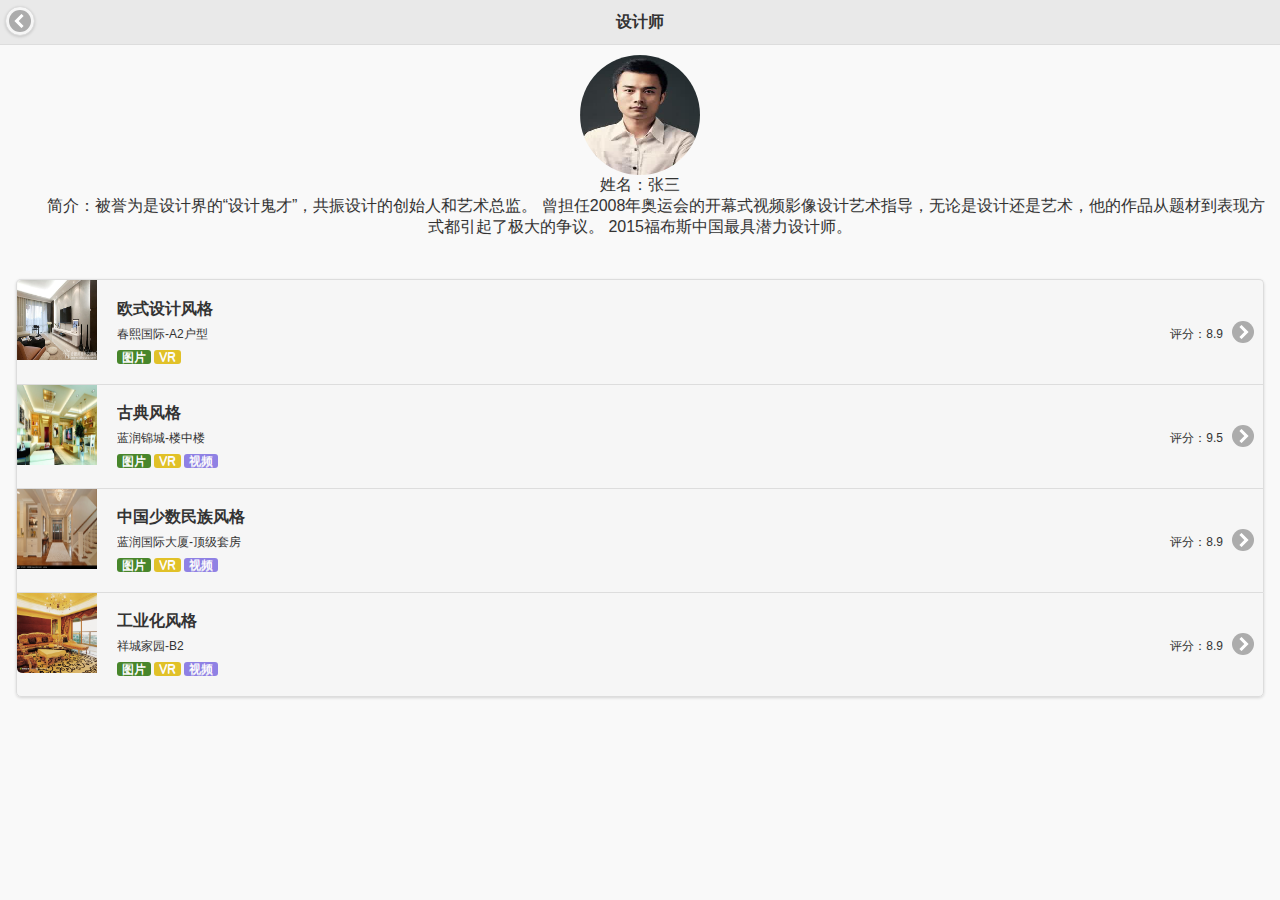
<file: src/main/assets/www/plan/plan_list.html>
<HTML>

<HEAD>

    <meta charset="utf-8">
    <meta name="viewport" content="width=device-width, initial-scale=1">
    <link rel="stylesheet" href="../../jquery/jquery.mobile-1.4.5.min.css">
	<script src="../../jquery/jquery.min.js"></script>
    <script src="../../jquery/jquery.mobile-1.4.5.min.js"></script>
    <style>
        img{
            width:200px;
            height:200px;
        }
        .tag{
            padding-left:5px;
            padding-right:5px;
            border-radius:3px;
            color:#fff;
        }
    </style>

    <script>
        function planData(name){
            window.jsutil.toActivity("com.zfy.homevr.PlanActivity",name);
        }
    </script>
</HEAD>
<BODY>


<div data-role="page" id="pageone">

    <div data-role="header" data-position="fixed">
        <h1>设计师</h1>
        <a href="#demo-intro" data-rel="back" onclick="window.jsutil.toBack()" data-icon="carat-l" data-iconpos="notext">返回</a>
        <!--
        <a href="#" onclick="window.location.reload()" data-icon="refresh" data-iconpos="notext">Refresh</a>
        -->
    </div>
    <div style="text-align:center;padding:10px">
        <img src="../main/designer1.jpg" style="width:120px;height:120px;border-radius:120px"/><br/>
        <span>姓名：张三</span><br/>
        <span>　　简介：被誉为是设计界的“设计鬼才”，共振设计的创始人和艺术总监。
            曾担任2008年奥运会的开幕式视频影像设计艺术指导，无论是设计还是艺术，他的作品从题材到表现方式都引起了极大的争议。
            2015福布斯中国最具潜力设计师。</span>
    </div>
    <div data-role="content">
        <ul data-role="listview" data-inset="true" data-filter="false" data-filter-placeholder="设计图名字...">

            <li><a href="#" onclick="planData('欧式设计风格')"><img src="1.jpg"/><h2>欧式设计风格</h2>
                    <p>春熙国际-A2户型　　<span style="float:right;font-size:1em">评分：8.9</span></p>
                    <p>
                        <span class="tag" style="background:rgb(72,134,43)">图片</span>
                        <span class="tag" style="background:rgb(225,193,40)">VR</span>
                    </p>
                 </a>
            </li>
            <li><a href="#" onclick="planData('古典风格')"><img src="2.jpg"/><h2>古典风格</h2>
                <p>蓝润锦城-楼中楼　　<span style="float:right;font-size:1em">评分：9.5</span></p>
                    <p>
                        <span class="tag" style="background:rgb(72,134,43)">图片</span>
                        <span class="tag" style="background:rgb(225,193,40)">VR</span>
                        <span class="tag" style="background:rgb(143,129,228)">视频</span>
                    </p>
                </a>
            </li>

            <li><a href="#" onclick="planData('中国少数民族风格')"><img src="3.jpg"/><h2>中国少数民族风格</h2>
                    <p>蓝润国际大厦-顶级套房<span style="float:right;font-size:1em">评分：8.9</span></p>
                    <p>
                        <span class="tag" style="background:rgb(72,134,43)">图片</span>
                        <span class="tag" style="background:rgb(225,193,40)">VR</span>
                        <span class="tag" style="background:rgb(143,129,228)">视频</span>
                    </p>
                </a>
            </li>
            <li><a href="#" onclick="planData('工业化风格')"><img src="4.jpg"/><h2>工业化风格</h2>
                    <p>祥城家园-B2<span style="float:right;font-size:1em">评分：8.9</span></p>
                    <p>
                        <span class="tag" style="background:rgb(72,134,43)">图片</span>
                        <span class="tag" style="background:rgb(225,193,40)">VR</span>
                        <span class="tag" style="background:rgb(143,129,228)">视频</span>
                    </p>
                </a>
            </li>
        </ul>
    </div>

</div>
</BODY>

</HTML>
</file>
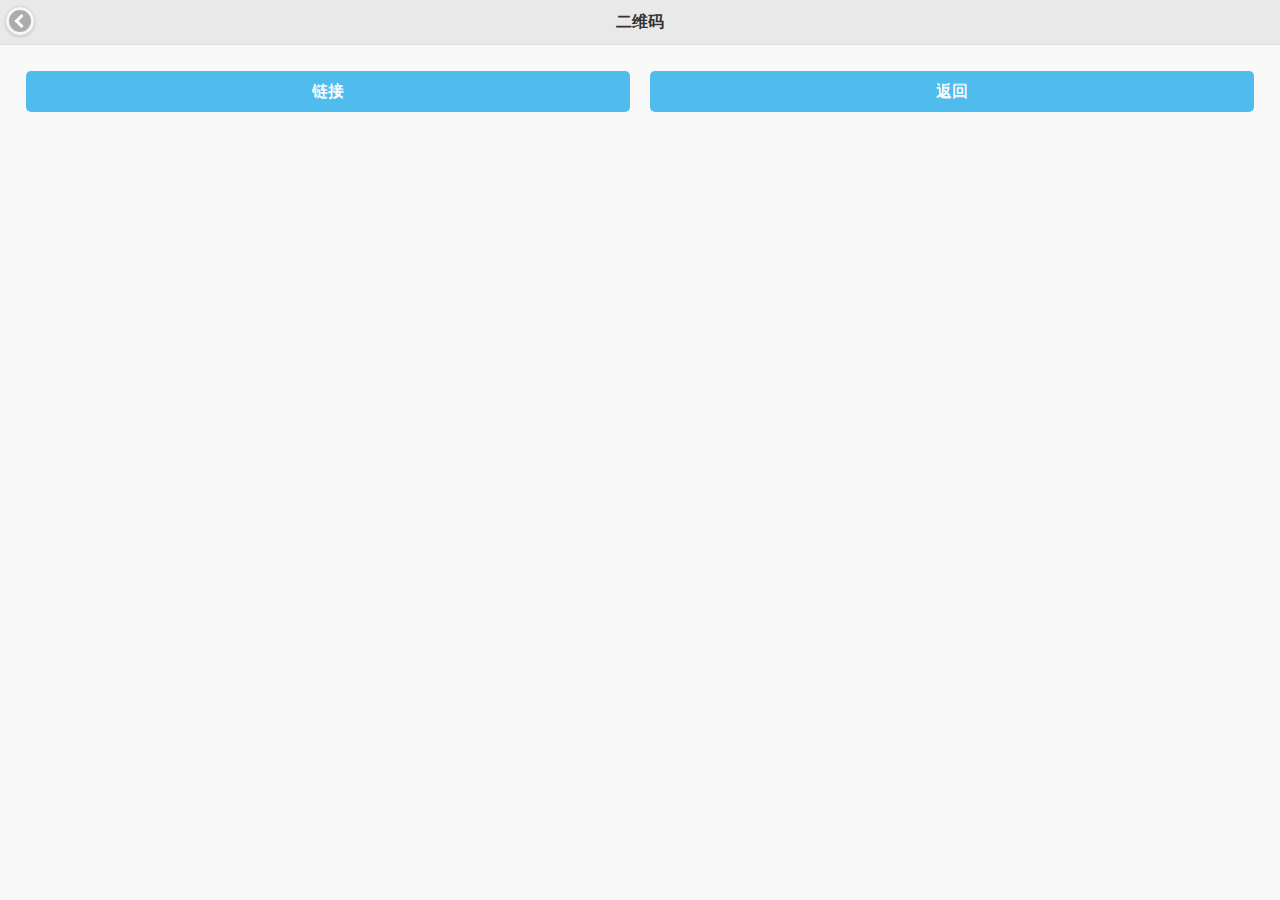
<file: src/main/assets/www/qrcode/qrcode.html>
<HTEML>
<HEAD>
    <meta charset="utf-8">
    <meta name="viewport" content="width=device-width, initial-scale=1">

    <link rel="stylesheet" href="../../jquery/jquery.mobile-1.4.5.min.css">
    <script src="../../jquery/jquery.min.js"></script>
    <script src="../../jquery/jquery.mobile-1.4.5.min.js"></script>

    <script>
        $(function(){
            $("#url").html(window.webActivity.getParams());
        });
    </script>
</HEAD>
<BODY>
    <div data-role="header" data-position="fixed">
        <h1>二维码</h1>
        <a  data-rel="back" onclick="window.jsutil.toBack()" data-icon="carat-l" data-iconpos="notext"></a>
    </div>
    <div data-role="content">
        <span style="border-bottom:1px solid blue;" id="url"></span>
        <div style="display:flex;margin:10px;">
            <p style="width:50%;text-align:center;background:#50bcee;color:#ffffff;margin:0;padding-top:10px;padding-bottom:10px;border-radius:5px;margin-right:10px">链接</p>
            <p style="width:50%;text-align:center;background:#50bcee;color:#ffffff;margin:0;padding-top:10px;padding-bottom:10px;border-radius:5px;margin-left:10px;">返回</p>
        </div>
    </div>
</BODY>
</HTEML>
</file>
<file: src/main/assets/iSlider/iSlider.css>
/**
 * @file iSlider.css
 */

/**
 * ===========================
 * iSlider
 * ===========================
 */
.islider-outer {
    display: block;
    position: relative;
    list-style: none;
    margin: 0;
    padding: 0;
    height: 100%;
    width: 100%;
    overflow: hidden;
}

.islider-outer > li {
    position: absolute;
    top: 0;
    left: 0;
    margin: 0;
    padding: 0;
    width: 100%;
    height: 100%;
    list-style: none;
    overflow: hidden;
    display: -moz-box;
    display: -webkit-box;
    display: box;
    -moz-box-pack: center;
    -webkit-box-pack: center;
    box-pack: center;
    -moz-box-align: center;
    -webkit-box-align: center;
    box-align: center;
}

.islider-img > img {
    max-width: 100%;
    max-height: 100%;
}

.islider-sliding {
    z-index: 0;
}

.islider-sliding-focus {
    z-index: 1;
}

/**
 * ===========================
 * iSlider.plugin.button
 * ===========================
 */
.islider-btn-outer {
    position: absolute;
    width: 3em;
    height: 3em;
    cursor: pointer;
    top: 0;
    bottom: 0;
    margin: auto 0;
    display: block;
    background-color: #777777;
}

.islider-btn-outer.left {
    left: 5%;
}

.islider-btn-outer.right {
    right: 5%;
}

.islider-btn-inner {
    position: absolute;
    width: 50%;
    height: 50%;
    border-top: 2px solid #ffffff;
    border-left: 2px solid #ffffff;
    margin: auto;
    top: 0;
    bottom: 0;
    left: 0;
    right: 0;
}

.islider-btn-outer.left > .islider-btn-inner {
    -webkit-transform: rotate(-45deg);
    -moz-transform: rotate(-45deg);
    -ms-transform: rotate(-45deg);
    -o-transform: rotate(-45deg);
    transform: rotate(-45deg);
}

.islider-btn-outer.right > .islider-btn-inner {
    -webkit-transform: rotate(135deg);
    -moz-transform: rotate(135deg);
    -ms-transform: rotate(135deg);
    -o-transform: rotate(135deg);
    transform: rotate(135deg);
}

/**
 * ===========================
 * iSlider.plugin.dot
 * ===========================
 */
.islider-dot-wrap {
    width: 80%;
    height: 10%;
    margin: 0 auto;
    position: absolute;
    padding: 0;
    left: 0;
    right: 0;
    bottom: 0;
    z-index: 10000;
    text-align: center;
}

.islider-dot {
    position: relative;
    display: inline-block;
    width: 0.8em;
    height: 0.8em;
    border-radius: 50%;
    border: 1px solid #ffffff;
    list-style: none;
    margin: 5px;
}

.islider-dot.active {
    background-color: #ffffff;
}
</file>
<file: src/main/assets/css/login_register.css>
.login_style{
    color:#1a9dd9;
    border-bottom:1px solid #1a9dd9;
}
.login_type{
    width:50%;
    margin:0;
    display:flex;
    align-items:center;
    justify-content: center;
}
input{
    text-indent:30px;
    width:100%;
    border:0px;
    border-bottom:1px solid #abc;
    height:30px;
    font-size:13px;
}
.blue_background{
    background:#1a9dd9;
}
.blue_color{
    color:#1a9dd9;
}
.min_span{
    font-size:12px;
}
.p_button{
    width:100%;
    text-align:center;
    color:#ffffff;
    margin:0;
    padding-top:10px;
    padding-bottom:10px;
    border-radius:5px;
}
.p_verifyCode{
    position:absolute;
    right:18px;
    margin:0px;
    padding:5px;
    border-radius:3px;
    font-size:13px;
    color:#ffffff;
}
.p_user{
    width:110px;
    text-align:center;
    border:1px solid #1a9dd9;
    padding:10px;
    border-radius:7px;
}
div .top_right_color{
    color:#1a9dd9;
}
.user_background{
    background:url('../www/login/user.png') no-repeat 5px center / 22px 22px;margin-top:5px;
}
.password_background{
    background:url('../www/login/password.png') no-repeat 5px center / 22px 22px;margin-top:10px;
}
.img_eye{
    width:25px;height:25px;position:absolute;right:18px;margin-top:13px;
}
.safety_background{
    background:url('../www/login/safety.png') no-repeat 5px center / 22px 22px;margin-top:10px;
}
</file>
